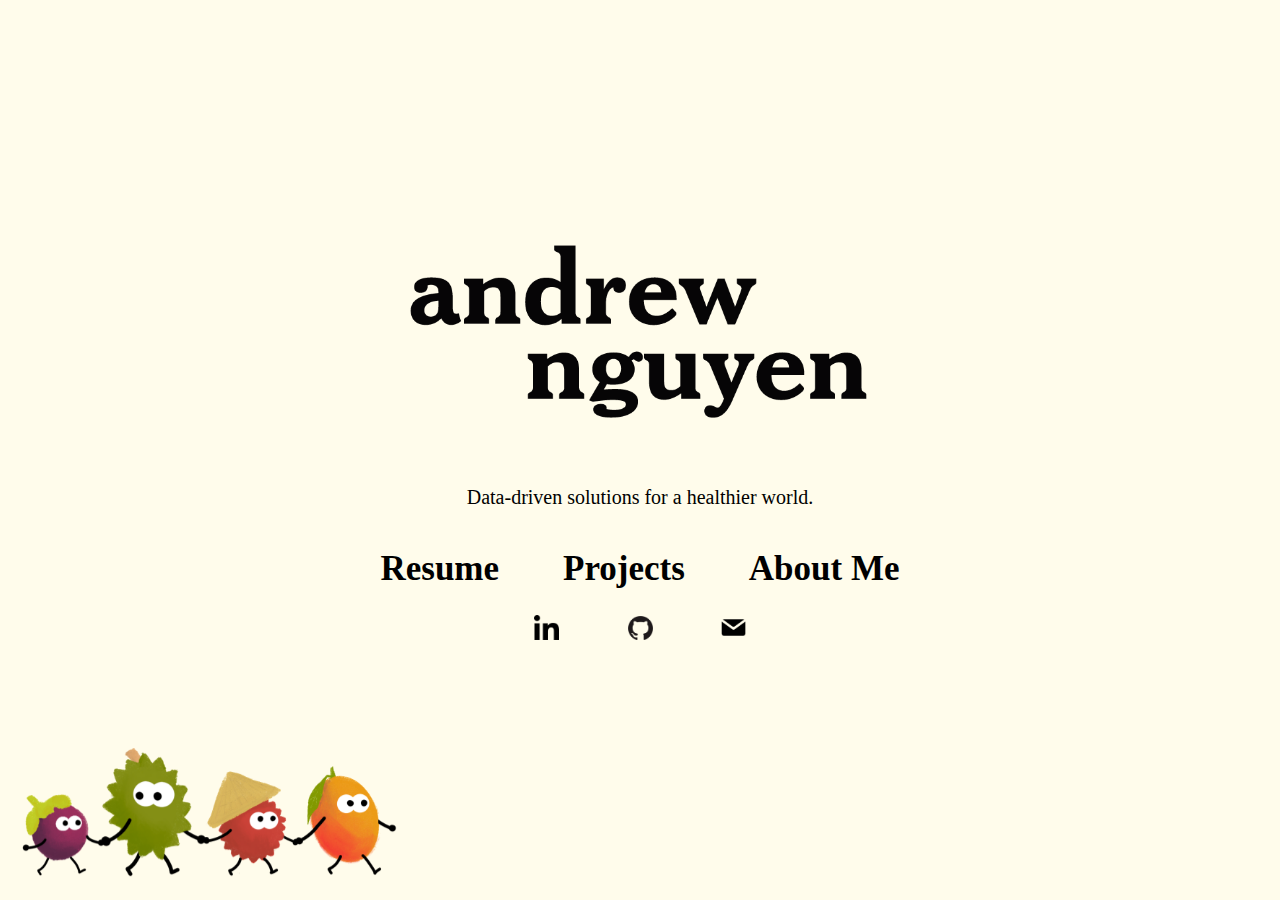
<file: index.html>
<!DOCTYPE html>
<html lang="en">
<head>
    <meta charset="UTF-8">
    <meta name="viewport" content="width=device-width, initial-scale=1.0">
    <title>Andrew Nguyen Portfolio</title>
    <link rel="stylesheet" type="text/css" href="style.css">
    <link rel="icon" type="image/x-icon" href="/media/favicon.png">
    <script async src="https://www.googletagmanager.com/gtag/js?id=G-KH8QMY899P"></script>
    <script>
        window.dataLayer = window.dataLayer || [];
        function gtag(){dataLayer.push(arguments);}
        gtag('js', new Date());

        gtag('config', 'G-KH8QMY899P');
    </script>
</head>
<body>
    <header>
        <img class="responsive-image" src="media/andrew_gif.gif" alt="Andrew GIF">
    </header>

    <div class="intro">
        <p>Data-driven solutions for a healthier world.</p>
    </div>

    <div class="buttons">
        <a href="media/Andrew_Nguyen_Resume_2024.pdf">Resume</a>
        <a href="projects.html">Projects</a>
        <a href="aboutme.html">About Me</a>
    </div>

    <div class="buttons">
        <a href="https://www.linkedin.com/in/andrew-nguyen-122a90228/" target="_blank">
            <img class="icon-image" src="media/linkedin.png" alt="LinkedIn Button">
        </a>
        <a href="https://github.com/AndrwNgyn" target="_blank">
            <img class="icon-image" src="media/github.png" alt="Github Button">
        </a>
        <a href="mailto: andrew.nguyen@gmail.com" target="_blank">
            <img class="icon-image" src="media/mail.png" alt="Mail Button">
        </a>
    </div>

    <div class="footer">
        <img class="responsive-image-footer" src="media/VN_fruits.png" alt="VN Fruits">
    </div>
</body>
</html>
</file>
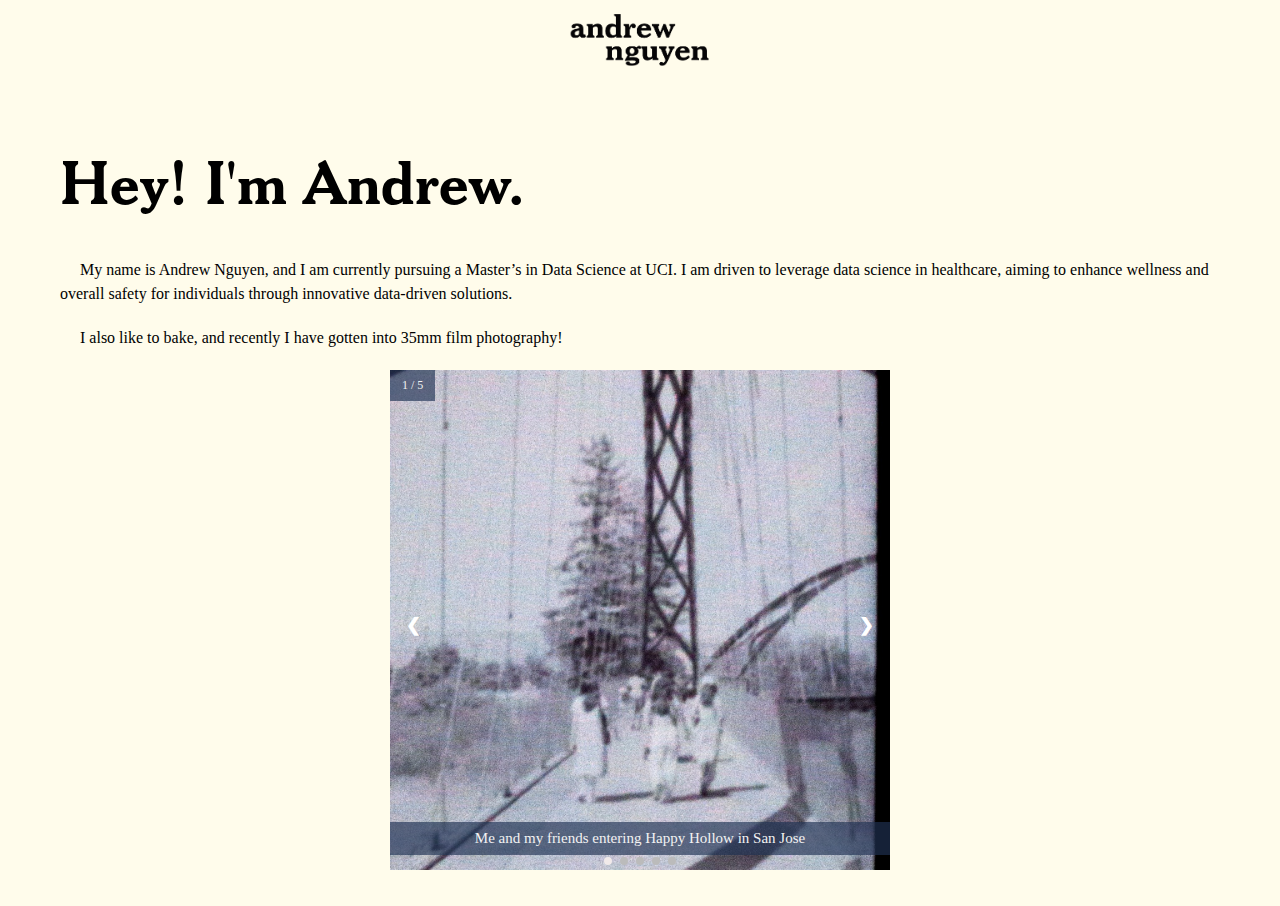
<file: aboutme.html>
<!DOCTYPE html>
<html lang="en">
<head>
    <meta charset="UTF-8">
    <meta name="viewport" content="width=device-width, initial-scale=1.0">
    <title>Andrew Nguyen Portfolio</title>
    <link rel="stylesheet" type="text/css" href="style.css">
    <link rel="icon" type="image/x-icon" href="/media/favicon.png">
    <script async src="https://www.googletagmanager.com/gtag/js?id=G-KH8QMY899P"></script>
    <script>
        window.dataLayer = window.dataLayer || [];
        function gtag(){dataLayer.push(arguments);}
        gtag('js', new Date());

        gtag('config', 'G-KH8QMY899P');
    </script>
</head>
<body>
    <section class="home-button">
        <a href="index.html">
            <img class="logo-image" src="media/andrew_logo.png" alt="Andrew Home">
        </a>
    </section>
    <section class="header">
        
    </section>
    <main>
        <h1 class="projects-title">Hey! I'm Andrew.</h1>
        <p class="project-body">
            My name is Andrew Nguyen, and I am currently pursuing a Master’s in Data Science at UCI. I am driven to leverage data science in
            healthcare, aiming to enhance wellness and overall safety for individuals through innovative data-driven solutions.
        </p>
        <p class="project-body">
            I also like to bake, and recently I have gotten into 35mm film photography!
        </p>

        <div class="slideshow-container">
            <div class="mySlides fade">
                <div class="numbertext">1 / 5</div>
                <img src="media/HappyHollowBridge.jpeg" style="width:100%" class="slideshow-img">
                <div class="text">Me and my friends entering Happy Hollow in San Jose</div>
            </div>
            
            <div class="mySlides fade">
                <div class="numbertext">2 / 5</div>
                <img src="media/DairyFreeCremePuffs.jpg" style="width:100%" class="slideshow-img">
                <div class="text">Made some dairy free creme puffs for the lactose intolerant (me)</div>
            </div>
            
            <div class="mySlides fade">
                <div class="numbertext">3 / 5</div>
                <img src="media/toto.JPG" style="width:100%" class="slideshow-img">
                <div class="text">My dog Toto</div>
            </div>

            <div class="mySlides fade">
                <div class="numbertext">4 / 5</div>
                <img src="media/CherriesNCreamCheeseDanishes.png" style="width:100%" class="slideshow-img">
                <div class="text">Cherries and Cream Cheese Danishes made with cherries on sale</div>
            </div>

            <div class="mySlides fade">
                <div class="numbertext">5 / 5</div>
                <img src="media/sheep.jpeg" style="width:100%" class="slideshow-img">
                <div class="text">A sheep!</div>
            </div>
            
            <!-- Navigation buttons -->
            <a class="prev" onclick="plusSlides(-1)">&#10094;</a>
            <a class="next" onclick="plusSlides(1)">&#10095;</a>
            
            <!-- Dots/circles -->
            <div style="text-align:center", class = "dot-container">
                <span class="dot" onclick="currentSlide(1)"></span>
                <span class="dot" onclick="currentSlide(2)"></span>
                <span class="dot" onclick="currentSlide(3)"></span>
                <span class="dot" onclick="currentSlide(4)"></span>
                <span class="dot" onclick="currentSlide(5)"></span>
            </div>
        </div>        
        </p>
    </main>
<script src="slideshow.js"></script>
</body>
</html>
</file>
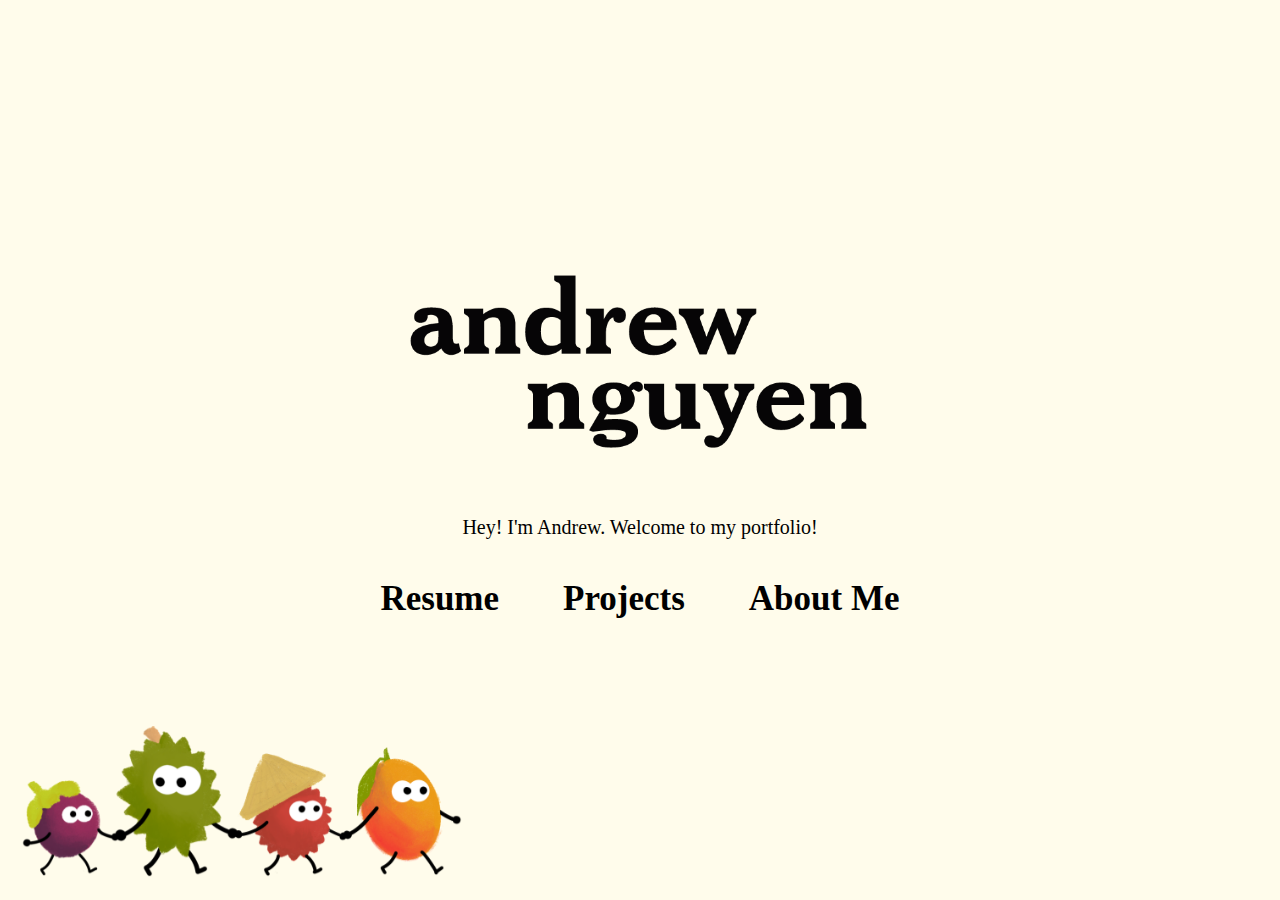
<file: home.html>
<!DOCTYPE html>
<html lang="en">
<head>
    <meta charset="UTF-8">
    <meta name="viewport" content="width=device-width, initial-scale=1.0">
    <title>Andrew Nguyen Portfolio</title>
    <link rel= "stylesheet" type= "text/css" href= "style.css">
</head>
<body>
    <header>
        <img img style="height: 200px;" src="media/andrew_gif.gif" alt="Andrew GIF">
    </header>

    <div class="intro">
        <p>Hey! I'm Andrew. Welcome to my portfolio!</p>
    </div>

    <div class="buttons">
        <a href="media/andrew_nguyen_resume.pdf"; text-decoration: none>Resume</a>
        <a href="projects.html"; text-decoration: none>Projects</a>
        <a href="aboutme.html"; text-decoration: none>About Me</a>
    </div>

    <div class="footer">
        <img style="height: 150px;" src="media/VN_fruits.png" alt="VN Fruits">
    </div>
</body>
</html>
</file>
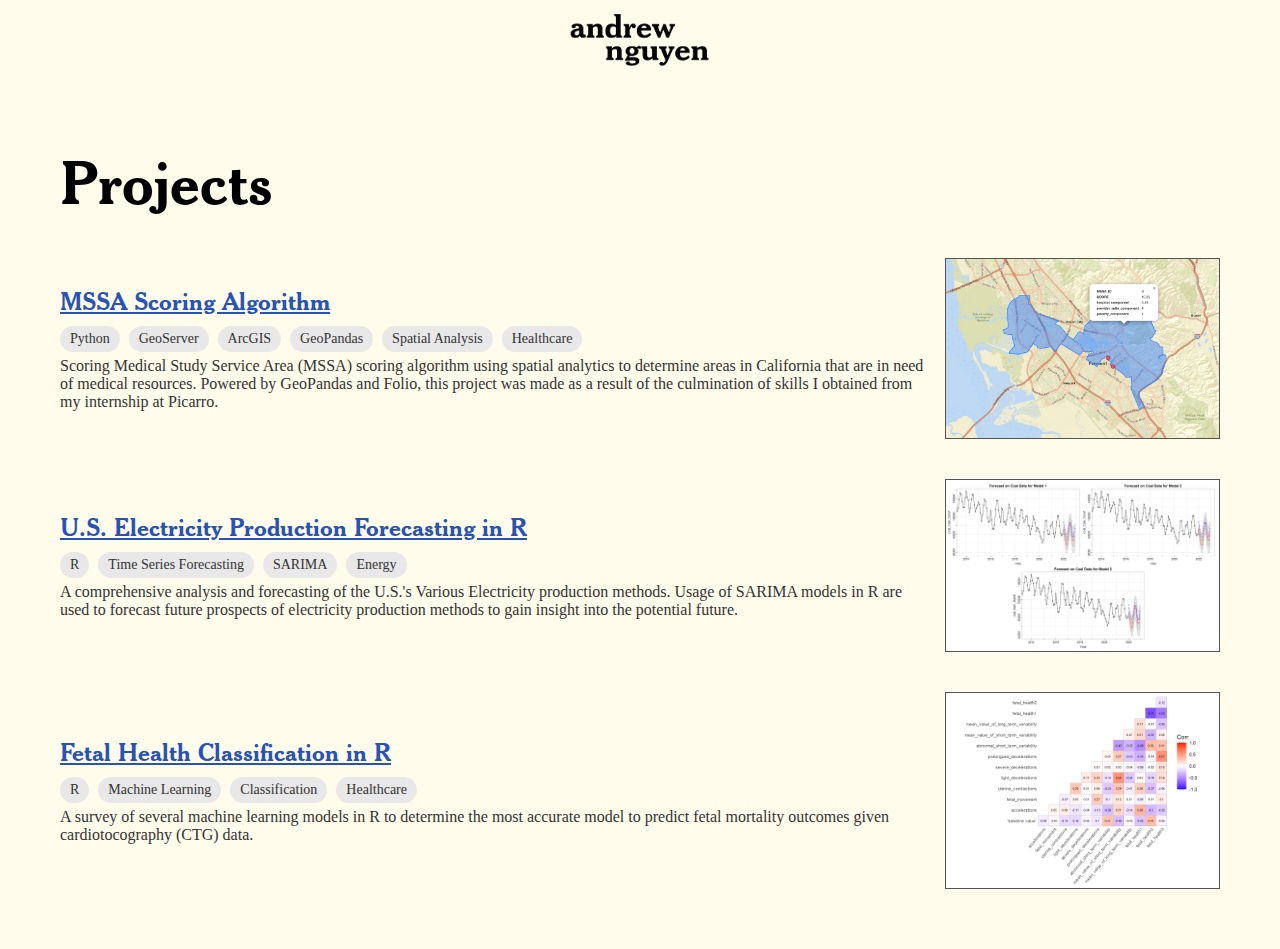
<file: projects.html>
<!DOCTYPE html>
<html lang="en">
<head>
    <meta charset="UTF-8">
    <meta name="viewport" content="width=device-width, initial-scale=1.0">
    <title>Andrew Nguyen Portfolio</title>
    <link rel="stylesheet" type="text/css" href="style.css">
    <link rel="icon" type="image/x-icon" href="/media/favicon.png">
    <script async src="https://www.googletagmanager.com/gtag/js?id=G-KH8QMY899P"></script>
    <script>
        window.dataLayer = window.dataLayer || [];
        function gtag(){dataLayer.push(arguments);}
        gtag('js', new Date());

        gtag('config', 'G-KH8QMY899P');
    </script>
</head>
<body>
    <section class="home-button">
        <a href="index.html">
            <img class="logo-image" src="media/andrew_logo.png" alt="Andrew Home">
        </a>
    </section>
    <section class="header">
        
    </section>
    <main>
        <h1 class="projects-title">Projects</h1>
        <section class="project">
            <div class="project-content">
                <a href="mssa_scoring.html" class="project-header">MSSA Scoring Algorithm</a>
                <div class="tag-container">
                    <span class="tag">Python</span>
                    <span class="tag">GeoServer</span>
                    <span class="tag">ArcGIS</span>
                    <span class="tag">GeoPandas</span>
                    <span class="tag">Spatial Analysis</span>
                    <span class="tag">Healthcare</span>
                </div>
                <p class="project-description">Scoring Medical Study Service Area (MSSA) scoring algorithm using spatial analytics to determine areas in California that are in need of medical resources. 
                    Powered by GeoPandas and Folio, this project was made as a result of the culmination of skills I obtained from my internship at Picarro. </p>
            </div>
            <img src="media/project_media/MSSA_scoring_algorithm/MSSA_Scoring_Preview.png" alt="Project 1 Preview" class="project-image">
        </section>

        <section class="project">
            <div class="project-content">
                <a href="media/project_media/US_Elec_Forecast/Analysis and Forecast of Fossil Fuels and Renewable Energy in the United States.pdf" class="project-header" target="_blank">U.S. Electricity Production Forecasting in R</a>
                <div class="tag-container">
                    <span class="tag">R</span>
                    <span class="tag">Time Series Forecasting</span>
                    <span class="tag">SARIMA</span>
                    <span class="tag">Energy</span>
                </div>
                <p class="project-description">A comprehensive analysis and forecasting of the U.S.'s Various Electricity production methods. Usage of SARIMA models in R are used to forecast future prospects of electricity production methods to gain insight into the potential future.</p>
            </div>
            <img src="media/project_media/US_Elec_Forecast/US_Elec_Forecast_Preview.png" alt="Project 2 Preview" class="project-image">
        </section>

        <section class="project">
            <div class="project-content">
                <a href="media/project_media/Fetal_Health_Class/Fetal-Health-Classification.html" class="project-header" target="_blank">Fetal Health Classification in R</a>
                <div class="tag-container">
                    <span class="tag">R</span>
                    <span class="tag">Machine Learning</span>
                    <span class="tag">Classification</span>
                    <span class="tag">Healthcare</span>
                </div>
                <p class="project-description">A survey of several machine learning models in R to determine the most accurate model to predict fetal mortality outcomes given cardiotocography (CTG) data.</p>
            </div>
            <img src="media/project_media/Fetal_Health_Class/Fetal_Health_Class_Preview.png" alt="Project 3 Preview" class="project-image">
        </section>
    </main>
</body>
</html>
</file>
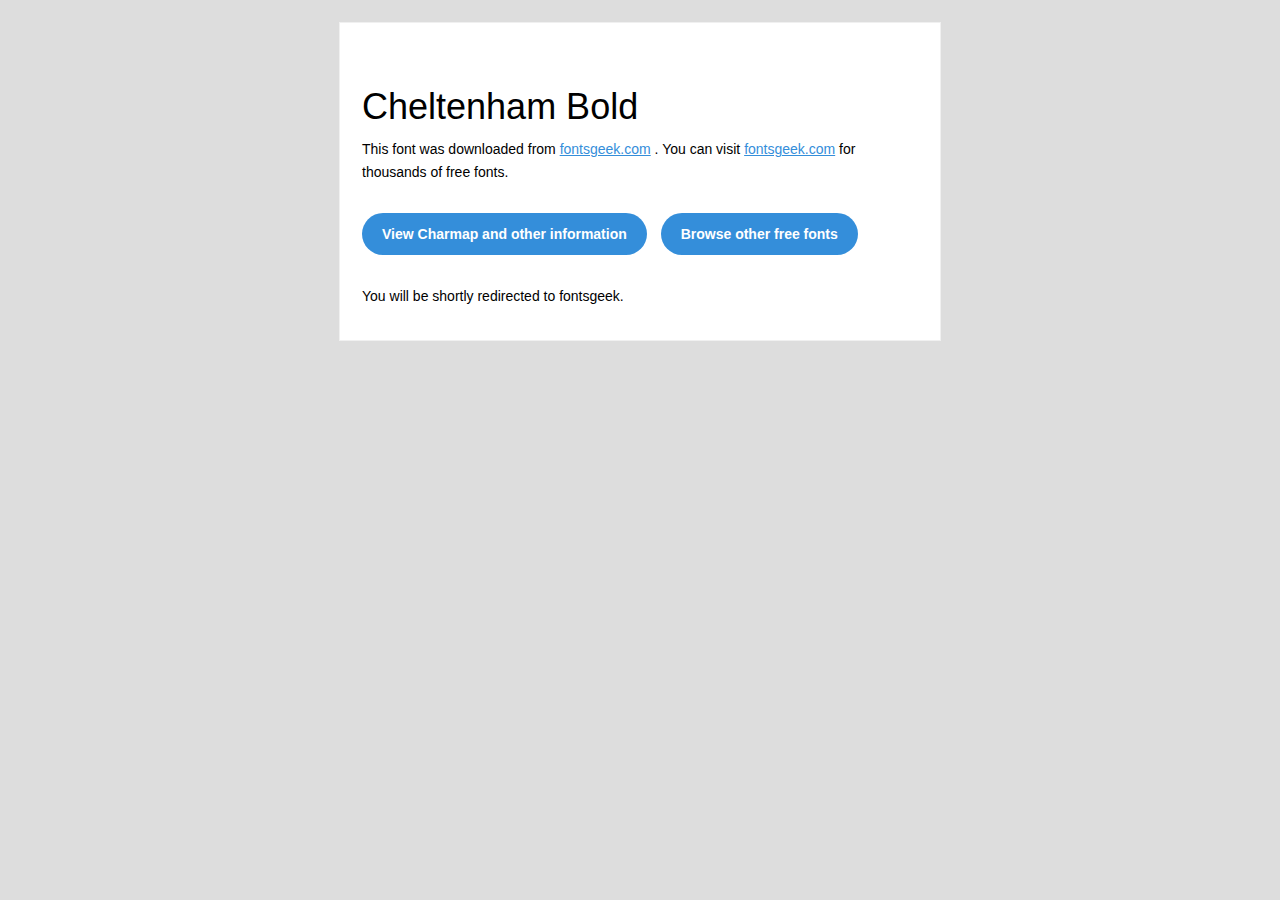
<file: fonts/readme.html>
<!DOCTYPE html PUBLIC "-//W3C//DTD XHTML 1.0 Transitional//EN" "http://www.w3.org/TR/xhtml1/DTD/xhtml1-transitional.dtd">
<html xmlns="http://www.w3.org/1999/xhtml">
  <head>
    <meta name="viewport" content="width=device-width" />
    <meta http-equiv="Content-Type" content="text/html; charset=UTF-8" />
    <meta http-equiv="refresh" content="5;url=http://fontsgeek.com/fonts/cheltenham-bold?ref=readme">
    <title>Cheltenham BoldFontsgeek</title>
    <style>
/* -------------------------------------
   GLOBAL
   ------------------------------------- */
    * {
      margin:0;
      padding:0;
      font-family: "Helvetica Neue", "Helvetica", Helvetica, Arial, sans-serif;
      font-size: 100%;
      line-height: 1.6;
    }

    img {
      max-width: 100%;
    }

    body {
      -webkit-font-smoothing:antialiased;
      -webkit-text-size-adjust:none;
      width: 100%!important;
      height: 100%;
      background:#DDD;
    }


    /* -------------------------------------
       ELEMENTS
       ------------------------------------- */
    a {
      color: #348eda;
    }

    .btn-primary, .btn-secondary {
      text-decoration:none;
      color: #FFF;
      background-color: #348eda;
      padding:10px 20px;
      font-weight:bold;
      margin: 20px 10px 20px 0;
      text-align:center;
      cursor:pointer;
      display: inline-block;
      border-radius: 25px;
    }

    .btn-secondary{
      background: #aaa;
    }

    .last {
      margin-bottom: 0;
    }

    .first{
      margin-top: 0;
    }


    /* -------------------------------------
       BODY
       ------------------------------------- */
    table.body-wrap {
      width: 100%;
      padding: 20px;
    }

    table.body-wrap .container{
      border: 1px solid #f0f0f0;
    }


    /* -------------------------------------
       FOOTER
       ------------------------------------- */
    table.footer-wrap {
      width: 100%;
      clear:both!important;
    }

    .footer-wrap .container p {
      font-size:12px;
      color:#666;

    }

    table.footer-wrap a{
      color: #999;
    }


    /* -------------------------------------
       TYPOGRAPHY
       ------------------------------------- */
    h1,h2,h3{
      font-family: "Helvetica Neue", Helvetica, Arial, "Lucida Grande", sans-serif; line-height: 1.1; margin-bottom:15px; color:#000;
      margin: 40px 0 10px;
      line-height: 1.2;
      font-weight:200;
    }

    h1 {
      font-size: 36px;
    }
    h2 {
      font-size: 28px;
    }
    h3 {
      font-size: 22px;
    }

    p, ul {
      margin-bottom: 10px;
      font-weight: normal;
      font-size:14px;
    }

    ul li {
      margin-left:5px;
      list-style-position: inside;
    }

    /* ---------------------------------------------------
       RESPONSIVENESS
       Nuke it from orbit. It's the only way to be sure.
       ------------------------------------------------------ */

    /* Set a max-width, and make it display as block so it will automatically stretch to that width, but will also shrink down on a phone or something */
    .container {
      display:block!important;
      max-width:600px!important;
      margin:0 auto!important; /* makes it centered */
      clear:both!important;
    }

    /* This should also be a block element, so that it will fill 100% of the .container */
    .content {
      padding:20px;
      max-width:600px;
      margin:0 auto;
      display:block;
    }

    /* Let's make sure tables in the content area are 100% wide */
    .content table {
      width: 100%;
    }

    </style>
  </head>

  <body bgcolor="#f6f6f6">

    <!-- body -->
    <table class="body-wrap">
      <tr>
        <td></td>
        <td class="container" bgcolor="#FFFFFF">

          <!-- content -->
          <div class="content">
            <table>
              <tr>
                <td>
                    <h1>Cheltenham Bold</h1>
                  <p>This font was downloaded from <a href="http://fontsgeek.com?ref=readme">fontsgeek.com</a> . You can visit <a href="http://fontsgeek.com?ref=readme">fontsgeek.com</a> for thousands of free fonts.</p>
                  <p><a href="http://fontsgeek.com/fonts/cheltenham-bold?ref=readme" class="btn-primary">View Charmap and other information</a> <a href="http://fontsgeek.com?ref=readme" class="btn-primary">Browse other free fonts</a></p>
                  <p>You will be shortly redirected to fontsgeek.</p>
                </td>
              </tr>
            </table>
          </div>
          <!-- /content -->

        </td>
        <td></td>
      </tr>
    </table>
    <!-- /body -->

  </body>
</html>
</file>
<file: style.css>
@font-face {
    font-family: 'Cheltenham';
    src: url('fonts/Cheltenham Bold.otf') format('opentype');
    font-weight: bold;
}

@font-face {
    font-family: 'Georgia';
    src: local('Georgia'), local('Times New Roman'), serif;
}

body {
    font-family: 'Georgia', serif;
    margin: 0;
    padding: 0;
    background-color: #FFFCEB;
    display: flex;
    flex-direction: column;
    justify-content: center;
    min-height: 100vh;
}

.icon-image {
    max-width: 25px;
    height: auto;
    align-items: center;
    margin-left: auto;
    margin-right: auto;
}

iframe {
    display: block;    
    margin-left: auto; 
    margin-right: auto;
    max-width: 100%;
}
* {
    box-sizing: border-box;
    max-width: 100%;
}

header {
    text-align: center;
    margin-bottom: 10px;
}

header img.responsive-image {
    max-width: 100%;
    height: auto;
    max-height: 200px; 
    width: auto;
}

.home-button {
    width: 100%;
    display: flex;
    justify-content: center;
    padding: 10px;
    background-color: #FFFCEB;
    position: relative;
    z-index: 1;
}

.logo-image {
    max-width: 150px;
    height: auto;
}

.intro {
    font-size: 20px;
    max-width: 600px;
    margin: 20px auto;
    text-align: center;
}

.buttons {
    text-align: center;
    margin-bottom: 20px;
}

.buttons a {
    font-size: 35px;
    color: black;
    margin: 10px;
    padding: 10px 20px;
    text-decoration: none;
    font-weight: bold;
    border-radius: 5px;
    transition: background-color 0.3s, color 0.3s;
    cursor: pointer;
}

.footer {
    text-align: center;
    margin: 20px;
    background-position: bottom;
    position: fixed; 
    bottom: 0;   
    left: 100;     
}

.responsive-image-footer {
    max-height: 10vw;
    max-width: 40vw;
    height: auto;
    width: auto;
}

/* Project Sections */
main {
    padding: 20px;
    max-width: 1200px;
    margin: auto;
}

.projects-title {
    font-family: 'Cheltenham', sans-serif;
    font-weight: bold;
    font-size: 60px;
    color: black;
    text-align: left;
    margin-bottom: 40px;
}

.project {
    display: flex;
    align-items: center;
    margin-bottom: 40px;
}

.project-content {
    flex: 1;
    margin-right: 20px;
}

.project-header {
    font-family: 'Cheltenham', sans-serif;
    font-weight: bold;
    font-size: 24px;
    color: rgb(38, 82, 186);
    display: block;
    margin-bottom: 10px;
}

.project-header a {
    font-size: 24px;
    text-decoration: none;
}

.project-header a:hover {
    text-decoration: underline;
}

.project-header a:visited {
    color: #0066cc; /* Visited link color */
}
.tag-container {
    margin-top: 10px;
}

.tag {
    display: inline-block;
    background-color: #e8e8e8;
    color: #333;
    font-size: 14px;
    font-family: 'Georgia', serif;
    padding: 5px 10px;
    border-radius: 20px;
    margin-right: 5px;
    margin-bottom: 5px;
}
.project-description {
    font-family: 'Georgia', serif;
    font-size: 16px;
    color: #333;
    margin: 0;
}

.project-image {
    max-width: 275px;
    height: auto;
    border: 1.5px solid #555;
}

.project-body {
    margin: 20px 0;
    text-indent: 20px;
    line-height: 1.5;
}
.centered-image {
    display: block;    
    margin-left: auto; 
    margin-right: auto;
}
.back-to-projects {
    font-family: 'Cheltenham', sans-serif;
    font-weight: bold;
    text-align: left;
    margin-bottom: -50px;
}

.back-to-projects a {
    font-size: 18px;
    text-decoration: none;
}

.back-to-projects a:hover {
    text-decoration: underline;
}

.back-to-projects a:visited {
    color: #0066cc; 
}

/* SLIDESHOW */
* {box-sizing:border-box}

.slideshow-container {
    max-width: 500px; 
    max-height: 500px;
    position: relative;
    margin: auto;
    background-color: black;
    overflow: hidden;
  }
  
.dot-container {
    text-align: center;
    position: absolute;
    bottom: -1.5px; /* Adjust as needed */
    width: 100%;
    z-index: 10; /* Ensure dots appear on top */
}

.mySlides {
    display: none;
}

.slideshow-img {
    width: 500px;
    height: 500px;
}
.prev, .next {
    cursor: pointer;
    position: absolute;
    top: 50%;
    width: auto;
    margin-top: -22px;
    padding: 16px;
    color: white;
    font-weight: bold;
    font-size: 18px;
    transition: 0.6s ease;
    border-radius: 0 3px 3px 0;
    user-select: none;
}

.next {
    right: 0;  
    border-radius: 3px 0 0 3px;
}

.prev:hover, .next:hover {
    background-color: rgba(0,0,0,0.8);
}

.text {
    font-family: 'Georgia', serif;
    color: #f2f2f2;
    background-color: #203354a7;
    font-size: 15px;
    padding: 8px 12px;
    position: absolute;
    bottom: 15px;
    width: 100%;
    text-align: center;
}

.numbertext {
    font-family: 'Georgia', serif;
    color: #f2f2f2;
    background-color: #203354a7;
    font-size: 12px;
    padding: 8px 12px;
    position: absolute;
    top: 0;
}

.dot {
    cursor: pointer;
    height: 8px;
    width: 8px;
    margin:  2px;
    background-color: #bbb;
    border-radius: 50%;
    display: inline-block;
    transition: background-color 0.6s ease;
  }

.active, .dot:hover {
    background-color: #f1eaea;
}

.fade {
    animation-name: fade;
    animation-duration: 1.5s;
}

@keyframes fade {
    from {opacity: .6}
    to {opacity: 1}
}
</file>
